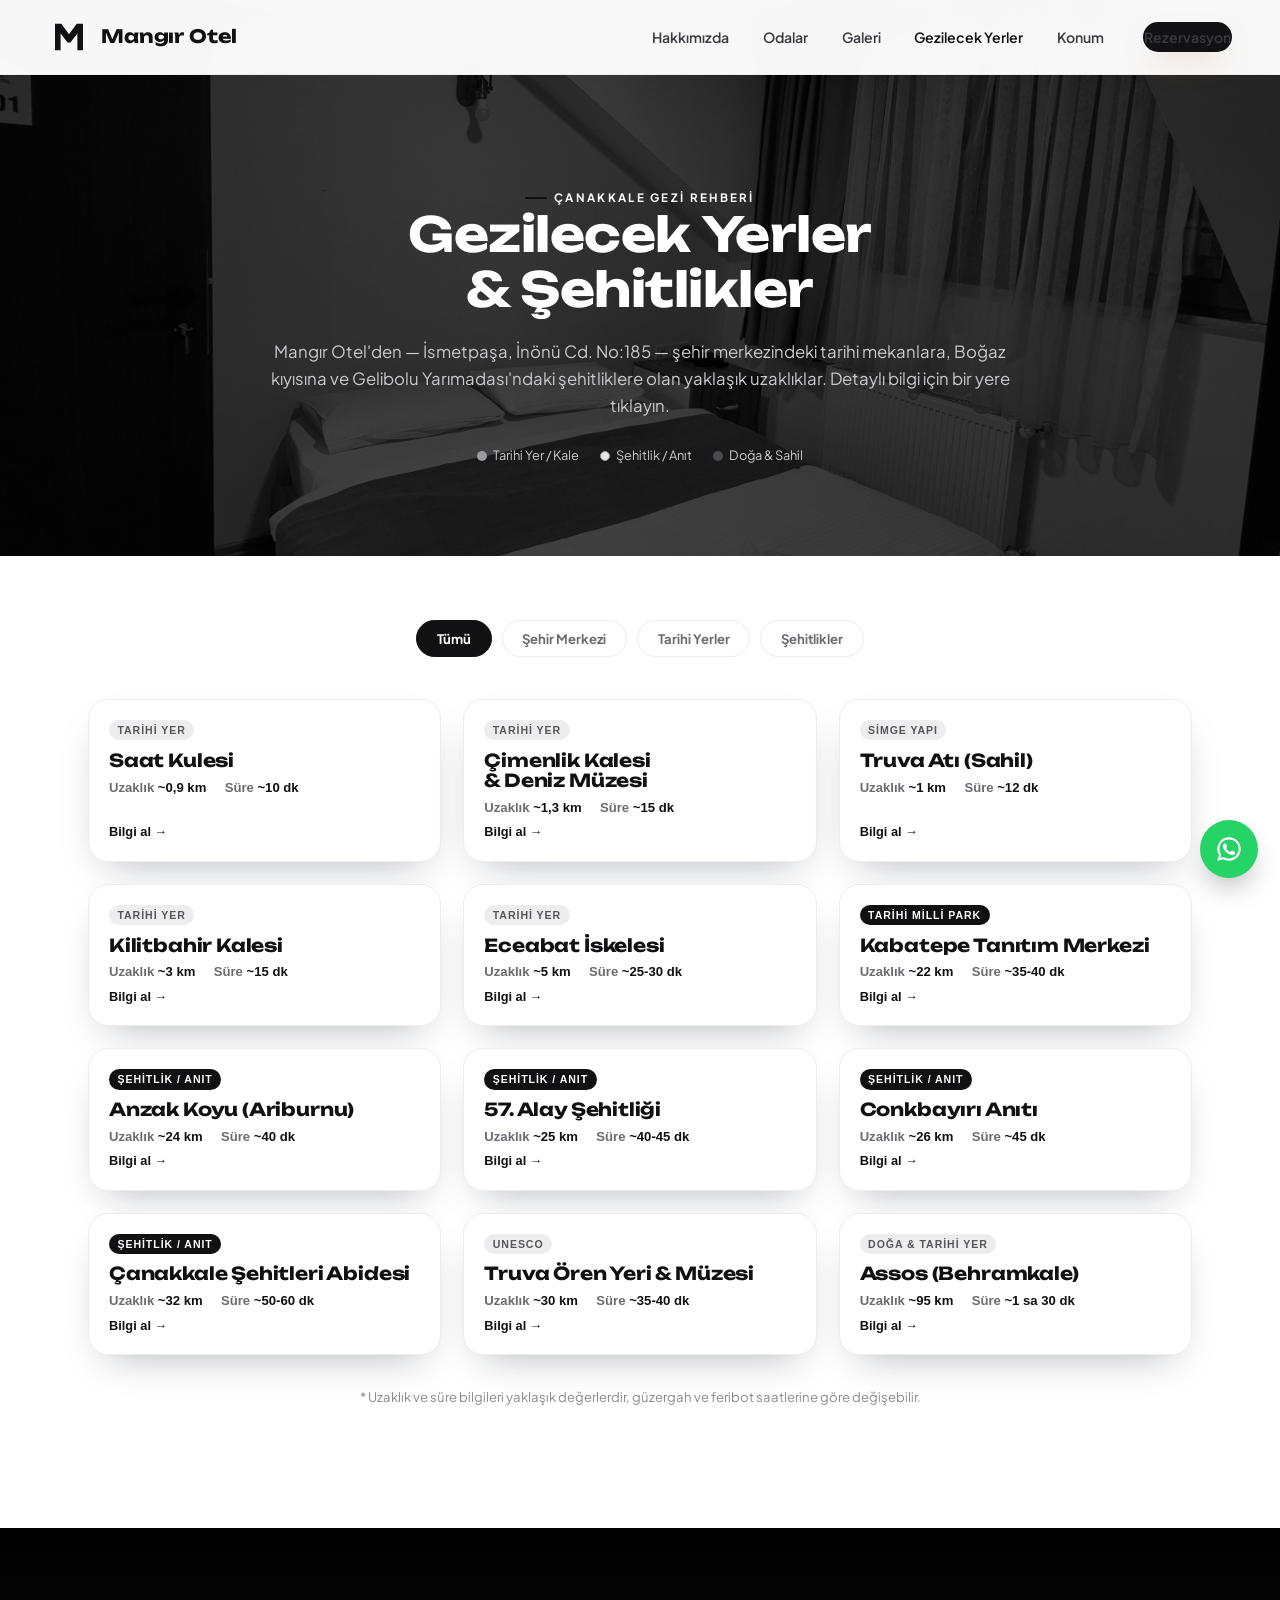
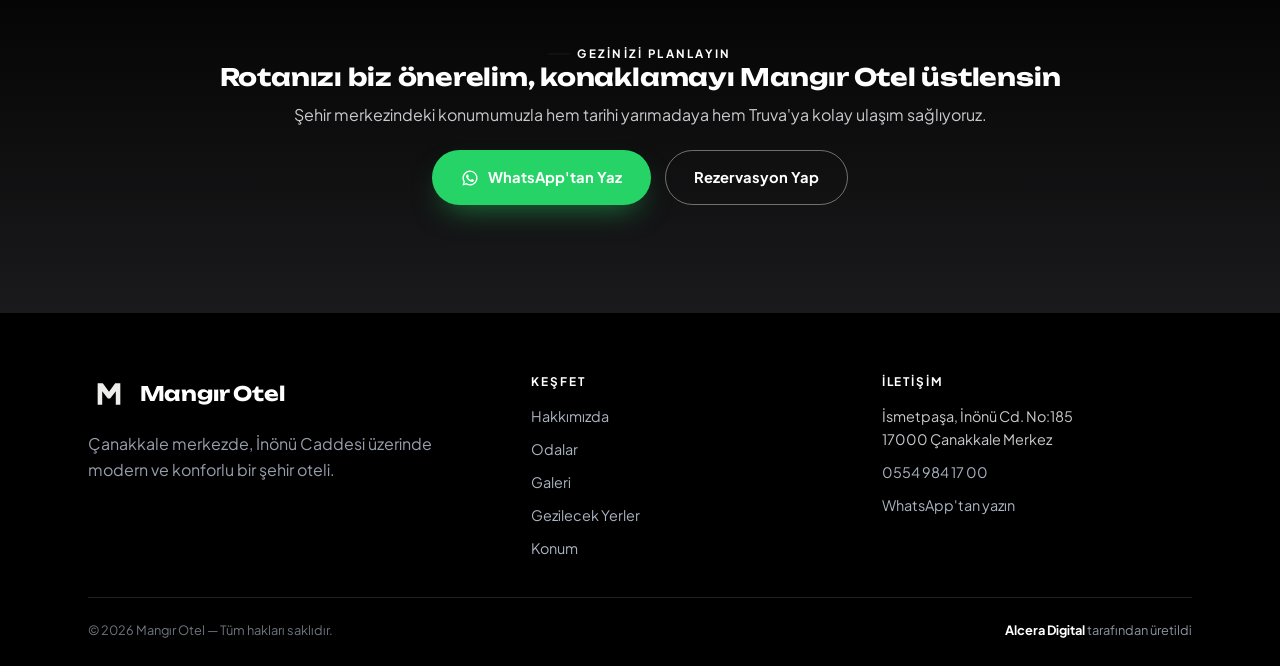
<file: canakkale.html>
<!doctype html>
<html lang="tr">
<head>
<meta charset="UTF-8">
<meta name="viewport" content="width=device-width, initial-scale=1">
<title>Çanakkale'de Gezilecek Yerler ve Şehitlikler | Mangır Otel</title>
<meta name="description" content="Mangır Otel'den Çanakkale'nin gezilecek yerlerine, tarihi mekanlarına ve şehitliklerine olan uzaklıklar. Her yere tıklayın, mesafe ve bilgi görün.">
<link rel="icon" href="data:image/svg+xml,<svg xmlns=%22http://www.w3.org/2000/svg%22 viewBox=%220 0 120 120%22><rect width=%22120%22 height=%22120%22 rx=%2222%22 fill=%22%23ffffff%22/><path fill=%22%23111113%22 d=%22M28 30 L42 30 L60 54 L78 30 L92 30 L92 92 L78 92 L78 52 L62 74 L58 74 L42 52 L42 92 L28 92 Z%22/></svg>">
<link rel="preconnect" href="https://fonts.googleapis.com">
<link rel="stylesheet" href="css/style.css">
</head>
<body>

<div class="preloader">
  <div class="coin"><span>M</span></div>
  <div class="preloader-word">Mangır Otel</div>
  <div class="preloader-bar"></div>
</div>

<header class="site-header">
  <a href="index.html" class="brand">
    <span class="brand-mark"><img src="images/logo-mark.svg" alt="Mangır Otel logosu" width="42" height="42"></span>
    <span class="brand-name">Mangır Otel</span>
  </a>
  <nav class="main-nav" id="main-nav">
    <a href="index.html#hakkimizda">Hakkımızda</a>
    <a href="index.html#odalar">Odalar</a>
    <a href="index.html#galeri">Galeri</a>
    <a href="canakkale.html" class="is-active">Gezilecek Yerler</a>
    <a href="index.html#konum">Konum</a>
    <a href="index.html#rezervasyon" class="btn btn-primary">Rezervasyon</a>
  </nav>
  <button class="nav-toggle" id="nav-toggle" aria-label="Menüyü aç" aria-expanded="false">
    <span class="bar"></span><span class="bar"></span><span class="bar"></span>
  </button>
</header>

<main>

  <section class="places-hero">
    <div class="places-hero-inner">
      <span class="eyebrow on-dark">Çanakkale Gezi Rehberi</span>
      <h1>Gezilecek Yerler &amp; Şehitlikler</h1>
      <p>Mangır Otel'den — İsmetpaşa, İnönü Cd. No:185 — şehir merkezindeki tarihi mekanlara, Boğaz kıyısına ve Gelibolu Yarımadası'ndaki şehitliklere olan yaklaşık uzaklıklar. Detaylı bilgi için bir yere tıklayın.</p>
      <div class="places-legend">
        <span><i class="dot-tarihi"></i>Tarihi Yer / Kale</span>
        <span><i class="dot-sehitlik"></i>Şehitlik / Anıt</span>
        <span><i class="dot-dogal"></i>Doğa &amp; Sahil</span>
      </div>
    </div>
  </section>

  <section class="section-pad" style="padding-top:64px;">
    <div class="container">

      <div class="places-filters reveal">
        <button type="button" class="places-filter is-active" data-filter="all">Tümü</button>
        <button type="button" class="places-filter" data-filter="merkez">Şehir Merkezi</button>
        <button type="button" class="places-filter" data-filter="tarihi">Tarihi Yerler</button>
        <button type="button" class="places-filter" data-filter="sehitlik">Şehitlikler</button>
      </div>

      <div class="places-grid reveal" id="places-grid">

        <button type="button" class="place-card" data-cat="merkez"
          data-title="Saat Kulesi"
          data-tag="Tarihi Yer"
          data-dist="~0,9 km"
          data-time="Yürüyerek ~10 dk"
          data-desc="1897 yılında Çanakkale Belediyesi tarafından yaptırılan tarihi saat kulesi, şehrin sembollerinden biridir. Otelden Boğaz sahiline doğru kısa bir yürüyüşle ulaşılır, çevresindeki kafe ve çarşı ile gezinin ilk durağı olarak idealdir."
          data-map="Çanakkale Saat Kulesi">
          <div class="place-card-top"><span class="place-tag">Tarihi Yer</span></div>
          <h3>Saat Kulesi</h3>
          <div class="place-dist"><span>Uzaklık <b>~0,9 km</b></span><span>Süre <b>~10 dk</b></span></div>
          <span class="place-more">Bilgi al →</span>
        </button>

        <button type="button" class="place-card" data-cat="merkez tarihi"
          data-title="Çimenlik Kalesi &amp; Deniz Müzesi"
          data-tag="Tarihi Yer"
          data-dist="~1,3 km"
          data-time="Yürüyerek ~15 dk"
          data-desc="1462'de Fatih Sultan Mehmet tarafından inşa ettirilen kale; içinde Nusret mayın gemisinin tam ölçekli replikasını barındıran Deniz Müzesi ile Çanakkale Savaşı'na dair topçu ve gemi koleksiyonlarını ağırlar. Sahil yürüyüş yolu üzerindedir."
          data-map="Çimenlik Kalesi Çanakkale">
          <div class="place-card-top"><span class="place-tag">Tarihi Yer</span></div>
          <h3>Çimenlik Kalesi &amp; Deniz Müzesi</h3>
          <div class="place-dist"><span>Uzaklık <b>~1,3 km</b></span><span>Süre <b>~15 dk</b></span></div>
          <span class="place-more">Bilgi al →</span>
        </button>

        <button type="button" class="place-card" data-cat="merkez"
          data-title="Truva Atı (Sahil)"
          data-tag="Simge Yapı"
          data-dist="~1 km"
          data-time="Yürüyerek ~12 dk"
          data-desc="2004 yapımı Troy filminde kullanılan dev ahşap Truva Atı heykeli, Çanakkale sahilinde ziyaretçilerin en çok fotoğraf çektirdiği noktalardan biridir. Boğaz manzaralı yürüyüş yolu üzerinde, otelden yürüme mesafesindedir."
          data-map="Truva Atı Çanakkale sahil">
          <div class="place-card-top"><span class="place-tag">Simge Yapı</span></div>
          <h3>Truva Atı (Sahil)</h3>
          <div class="place-dist"><span>Uzaklık <b>~1 km</b></span><span>Süre <b>~12 dk</b></span></div>
          <span class="place-more">Bilgi al →</span>
        </button>

        <button type="button" class="place-card" data-cat="tarihi"
          data-title="Kilitbahir Kalesi"
          data-tag="Tarihi Yer"
          data-dist="~3 km"
          data-time="Feribotla ~15 dk"
          data-desc="Boğaz'ın en dar noktasında, Çanakkale'nin karşı yakasında yer alan yonca yapraği planlı kale. Üzerinde ünlü 'Dur Yolcu' yazısıyla bilinen tabya bulunur. Çanakkale iskelesinden kalkan araba vapuru ile kısa sürede ulaşılır."
          data-map="Kilitbahir Kalesi">
          <div class="place-card-top"><span class="place-tag">Tarihi Yer</span></div>
          <h3>Kilitbahir Kalesi</h3>
          <div class="place-dist"><span>Uzaklık <b>~3 km</b></span><span>Süre <b>~15 dk</b></span></div>
          <span class="place-more">Bilgi al →</span>
        </button>

        <button type="button" class="place-card" data-cat="tarihi"
          data-title="Eceabat İskelesi"
          data-tag="Tarihi Yer"
          data-dist="~5 km"
          data-time="Feribotla ~25-30 dk"
          data-desc="Gelibolu Yarımadası'na geçişin ana kapısı. Gelibolu Tarihi Alanı'ndaki şehitlik ve anıt turlarına gitmek için Çanakkale iskelesinden buraya araba vapuru ile geçilir; sahilindeki anıt ve kafeleriyle de bilinir."
          data-map="Eceabat İskelesi">
          <div class="place-card-top"><span class="place-tag">Tarihi Yer</span></div>
          <h3>Eceabat İskelesi</h3>
          <div class="place-dist"><span>Uzaklık <b>~5 km</b></span><span>Süre <b>~25-30 dk</b></span></div>
          <span class="place-more">Bilgi al →</span>
        </button>

        <button type="button" class="place-card" data-cat="tarihi sehitlik"
          data-title="Kabatepe Tanıtım Merkezi"
          data-tag="Tarihi Yer"
          data-dist="~22 km"
          data-time="~35-40 dk (feribot dahil)"
          data-desc="Gelibolu Yarımadası Tarihi Milli Parkı'nın giriş noktalarından biri; müze ve tanıtım merkezinde Çanakkale Savaşı'na dair belgeler, fotoğraflar ve kişisel eşyalar sergilenir. Anzak Koyu'na yürüme mesafesindedir."
          data-map="Kabatepe Tanıtım Merkezi">
          <div class="place-card-top"><span class="place-tag tag-sehitlik">Tarihi Milli Park</span></div>
          <h3>Kabatepe Tanıtım Merkezi</h3>
          <div class="place-dist"><span>Uzaklık <b>~22 km</b></span><span>Süre <b>~35-40 dk</b></span></div>
          <span class="place-more">Bilgi al →</span>
        </button>

        <button type="button" class="place-card" data-cat="sehitlik"
          data-title="Anzak Koyu (Ariburnu)"
          data-tag="Şehitlik / Anıt"
          data-dist="~24 km"
          data-time="~40 dk (feribot dahil)"
          data-desc="25 Nisan 1915'te Avustralya ve Yeni Zelanda birliklerinin çıkarma yaptığı koy. Ariburnu Anıtı ve Atatürk'ün 'Onlar bu ülkenin toprağında...' sözlerinin yazılı olduğu anıt burada yer alır; her yıl 25 Nisan anma törenlerine ev sahipliği yapar."
          data-map="Anzac Cove Anzak Koyu">
          <div class="place-card-top"><span class="place-tag tag-sehitlik">Şehitlik / Anıt</span></div>
          <h3>Anzak Koyu (Ariburnu)</h3>
          <div class="place-dist"><span>Uzaklık <b>~24 km</b></span><span>Süre <b>~40 dk</b></span></div>
          <span class="place-more">Bilgi al →</span>
        </button>

        <button type="button" class="place-card" data-cat="sehitlik"
          data-title="57. Alay Şehitliği"
          data-tag="Şehitlik / Anıt"
          data-dist="~25 km"
          data-time="~40-45 dk (feribot dahil)"
          data-desc="Mustafa Kemal'in emriyle 25 Nisan 1915'te düşmanı durdurmak için son nefesine kadar savaşan 57. Alay'ın anısına yapılan şehitlik ve anıt. Adını taşıyan alayın tamamının şehit düşmesiyle 'canlı şehitlik' olarak da anılır."
          data-map="57 Alay Şehitliği Çanakkale">
          <div class="place-card-top"><span class="place-tag tag-sehitlik">Şehitlik / Anıt</span></div>
          <h3>57. Alay Şehitliği</h3>
          <div class="place-dist"><span>Uzaklık <b>~25 km</b></span><span>Süre <b>~40-45 dk</b></span></div>
          <span class="place-more">Bilgi al →</span>
        </button>

        <button type="button" class="place-card" data-cat="sehitlik"
          data-title="Conkbayırı Anıtı"
          data-tag="Şehitlik / Anıt"
          data-dist="~26 km"
          data-time="~45 dk (feribot dahil)"
          data-desc="Mustafa Kemal'in 'Ben size taarruzu değil, ölmeyi emrediyorum' sözünü söylediği, Gelibolu Yarımadası'nın en yüksek ve stratejik noktalarından biri. Zirvedeki Atatürk Anıtı'ndan Boğaz'ın nefes kesen manzarası izlenir."
          data-map="Conkbayırı Anıtı">
          <div class="place-card-top"><span class="place-tag tag-sehitlik">Şehitlik / Anıt</span></div>
          <h3>Conkbayırı Anıtı</h3>
          <div class="place-dist"><span>Uzaklık <b>~26 km</b></span><span>Süre <b>~45 dk</b></span></div>
          <span class="place-more">Bilgi al →</span>
        </button>

        <button type="button" class="place-card" data-cat="sehitlik"
          data-title="Çanakkale Şehitleri Abidesi"
          data-tag="Şehitlik / Anıt"
          data-dist="~32 km"
          data-time="~50-60 dk (feribot dahil)"
          data-desc="Morto Koyu üzerinde, 41,7 metre yüksekliğindeki bu anıt Çanakkale Savaşları'nda hayatını kaybeden 253.000'i aşkın askerin anısına dikilmiştir. Yarımadanın en bilinen simgesi olup yanında küçük bir savaş müzesi bulunur."
          data-map="Çanakkale Şehitler Abidesi">
          <div class="place-card-top"><span class="place-tag tag-sehitlik">Şehitlik / Anıt</span></div>
          <h3>Çanakkale Şehitleri Abidesi</h3>
          <div class="place-dist"><span>Uzaklık <b>~32 km</b></span><span>Süre <b>~50-60 dk</b></span></div>
          <span class="place-more">Bilgi al →</span>
        </button>

        <button type="button" class="place-card" data-cat="tarihi"
          data-title="Truva Ören Yeri &amp; Müzesi"
          data-tag="UNESCO"
          data-dist="~30 km"
          data-time="Araçla ~35-40 dk"
          data-desc="Homeros'un İlyada Destanı'na konu olan, 4000 yılı aşkın 9 katmanlı antik kent Truva, UNESCO Dünya Mirası Listesi'ndedir. Ödüllü mimarisiyle bilinen Troya Müzesi ve dev ahşap Truva Atı heykeli ören yeri girişindedir."
          data-map="Truva Örenyeri Çanakkale">
          <div class="place-card-top"><span class="place-tag">UNESCO</span></div>
          <h3>Truva Ören Yeri &amp; Müzesi</h3>
          <div class="place-dist"><span>Uzaklık <b>~30 km</b></span><span>Süre <b>~35-40 dk</b></span></div>
          <span class="place-more">Bilgi al →</span>
        </button>

        <button type="button" class="place-card" data-cat="tarihi"
          data-title="Assos (Behramkale)"
          data-tag="Doğa & Tarihi Yer"
          data-dist="~95 km"
          data-time="Araçla ~1 sa 30 dk"
          data-desc="Antik Assos kenti, taş sokakları ve Athena Tapınağı ile ünlü Behramkale köyü, gün batımı manzarasıyla bilinir. Çanakkale merkeze biraz uzak olsa da günübirlik gezi için popüler bir rotadır."
          data-map="Assos Behramkale">
          <div class="place-card-top"><span class="place-tag">Doğa &amp; Tarihi Yer</span></div>
          <h3>Assos (Behramkale)</h3>
          <div class="place-dist"><span>Uzaklık <b>~95 km</b></span><span>Süre <b>~1 sa 30 dk</b></span></div>
          <span class="place-more">Bilgi al →</span>
        </button>

      </div>

      <p style="text-align:center;color:#8a8a90;font-size:.82rem;margin-top:2.4em;">
        * Uzaklık ve süre bilgileri yaklaşık değerlerdir, güzergah ve feribot saatlerine göre değişebilir.
      </p>
    </div>
  </section>

  <section class="reserve section-pad">
    <div class="container reserve-wrap" style="grid-template-columns:1fr; text-align:center;">
      <div class="reserve-info reveal">
        <span class="eyebrow on-dark">Gezinizi Planlayın</span>
        <h2>Rotanızı biz önerelim, konaklamayı Mangır Otel üstlensin</h2>
        <p>Şehir merkezindeki konumumuzla hem tarihi yarımadaya hem Truva'ya kolay ulaşım sağlıyoruz.</p>
        <div class="hero-cta" style="justify-content:center;margin-top:1.4em;">
          <a href="https://wa.me/905549841700" target="_blank" rel="noopener" class="btn btn-wa">
            <svg viewBox="0 0 24 24" fill="currentColor"><path d="M12 2a10 10 0 0 0-8.6 15.1L2 22l5.1-1.3A10 10 0 1 0 12 2Zm0 18.2a8.2 8.2 0 0 1-4.2-1.2l-.3-.2-3 .8.8-2.9-.2-.3A8.2 8.2 0 1 1 12 20.2Zm4.5-6.1c-.2-.1-1.4-.7-1.6-.8-.2-.1-.4-.1-.6.1-.2.2-.6.8-.8 1-.1.2-.3.2-.5.1-.2-.1-1-.4-2-1.2-.7-.7-1.2-1.5-1.4-1.7-.1-.2 0-.4.1-.5l.4-.5c.1-.2.2-.3.2-.5.1-.2 0-.4 0-.5-.1-.1-.6-1.4-.8-1.9-.2-.5-.4-.4-.6-.4h-.5c-.2 0-.5.1-.7.3-.2.2-.9.9-.9 2.2s.9 2.6 1.1 2.8c.1.2 1.9 2.9 4.6 4 .6.3 1.1.4 1.5.5.6.2 1.2.2 1.6.1.5-.1 1.4-.6 1.6-1.1.2-.5.2-1 .1-1.1-.1-.1-.2-.2-.5-.3Z"/></svg>
            WhatsApp'tan Yaz
          </a>
          <a href="index.html#rezervasyon" class="btn btn-ghost">Rezervasyon Yap</a>
        </div>
      </div>
    </div>
  </section>

</main>

<footer class="site-footer">
  <div class="container">
    <div class="footer-grid">
      <div class="footer-brand">
        <span class="brand" style="display:flex;align-items:center;gap:.6em;">
          <span class="brand-mark"><img src="images/logo-mark.svg" alt="Mangır Otel logosu" width="34" height="34" style="filter:invert(1);"></span>
          <span class="brand-name">Mangır Otel</span>
        </span>
        <p>Çanakkale merkezde, İnönü Caddesi üzerinde modern ve konforlu bir şehir oteli.</p>
      </div>
      <div class="footer-col">
        <h5>Keşfet</h5>
        <ul>
          <li><a href="index.html#hakkimizda">Hakkımızda</a></li>
          <li><a href="index.html#odalar">Odalar</a></li>
          <li><a href="index.html#galeri">Galeri</a></li>
          <li><a href="canakkale.html">Gezilecek Yerler</a></li>
          <li><a href="index.html#konum">Konum</a></li>
        </ul>
      </div>
      <div class="footer-col">
        <h5>İletişim</h5>
        <ul>
          <li>İsmetpaşa, İnönü Cd. No:185<br>17000 Çanakkale Merkez</li>
          <li><a href="tel:+905549841700">0554 984 17 00</a></li>
          <li><a href="https://wa.me/905549841700" target="_blank" rel="noopener">WhatsApp'tan yazın</a></li>
        </ul>
      </div>
    </div>
    <div class="footer-bottom">
      <span>© <span id="year"></span> Mangır Otel — Tüm hakları saklıdır.</span>
      <span class="credit"><b>Alcera Digital</b> tarafından üretildi</span>
    </div>
  </div>
</footer>

<a class="wa-float" href="https://wa.me/905549841700" target="_blank" rel="noopener" aria-label="WhatsApp ile yazın">
  <svg width="28" height="28" viewBox="0 0 24 24" fill="currentColor"><path d="M12 2a10 10 0 0 0-8.6 15.1L2 22l5.1-1.3A10 10 0 1 0 12 2Zm0 18.2a8.2 8.2 0 0 1-4.2-1.2l-.3-.2-3 .8.8-2.9-.2-.3A8.2 8.2 0 1 1 12 20.2Zm4.5-6.1c-.2-.1-1.4-.7-1.6-.8-.2-.1-.4-.1-.6.1-.2.2-.6.8-.8 1-.1.2-.3.2-.5.1-.2-.1-1-.4-2-1.2-.7-.7-1.2-1.5-1.4-1.7-.1-.2 0-.4.1-.5l.4-.5c.1-.2.2-.3.2-.5.1-.2 0-.4 0-.5-.1-.1-.6-1.4-.8-1.9-.2-.5-.4-.4-.6-.4h-.5c-.2 0-.5.1-.7.3-.2.2-.9.9-.9 2.2s.9 2.6 1.1 2.8c.1.2 1.9 2.9 4.6 4 .6.3 1.1.4 1.5.5.6.2 1.2.2 1.6.1.5-.1 1.4-.6 1.6-1.1.2-.5.2-1 .1-1.1-.1-.1-.2-.2-.5-.3Z"/></svg>
</a>

<div class="place-modal" id="place-modal" role="dialog" aria-modal="true" aria-label="Yer bilgisi">
  <div class="place-modal-card">
    <button type="button" class="place-modal-close" id="place-modal-close" aria-label="Kapat">&times;</button>
    <span class="eyebrow" id="pm-tag">Tarihi Yer</span>
    <h3 id="pm-title">Başlık</h3>
    <div class="place-modal-facts">
      <div><b id="pm-dist">-</b><span>Otelden Uzaklık</span></div>
      <div><b id="pm-time">-</b><span>Tahmini Süre</span></div>
    </div>
    <p id="pm-desc">Açıklama</p>
    <div class="place-modal-actions">
      <a class="btn btn-dark" id="pm-map" href="#" target="_blank" rel="noopener">Yol Tarifi Al</a>
    </div>
  </div>
</div>

<script src="js/main.js"></script>
</body>
</html>
</file>
<file: css/style.css>
/* ============================================================
   Mangır Otel — Çanakkale Merkez
   Kimlik: logo ile birebir uyumlu, saf siyah-beyaz premium palet
   Tipografi: Unbounded (başlık, geometrik/modern) / Plus Jakarta Sans (gövde)
   ============================================================ */

@import url('https://fonts.googleapis.com/css2?family=Unbounded:wght@500;600;700;800;900&family=Plus+Jakarta+Sans:ital,wght@0,400;0,500;0,600;0,700;0,800;1,500&display=swap');

:root{
  --ink:        #111113;
  --surface:    #FFFFFF;
  --surface-dim:#EDEDEF;
  --surface-2:  #FFFFFF;
  --copper:     #111113;
  --copper-2:   #FFFFFF;
  --copper-dark:#111113;
  --navy:       #1A1A1C;
  --navy-deep:  #000000;
  --navy-mid:   #0E0E10;
  --mist:       #CACACE;
  --ok:         #2E8B57;

  --shadow-card: 0 18px 40px -20px rgba(12,18,32,.35);
  --shadow-soft: 0 24px 60px -28px rgba(12,18,32,.5);
  --radius: 8px;
  --radius-lg: 20px;

  --font-display: 'Unbounded', 'Segoe UI', sans-serif;
  --font-body: 'Plus Jakarta Sans', 'Segoe UI', sans-serif;
}

*,*::before,*::after{ box-sizing:border-box; }
html{ scroll-behavior:smooth; }
@media (prefers-reduced-motion: reduce){
  html{ scroll-behavior:auto; }
  *,*::before,*::after{ animation-duration:.001ms !important; animation-iteration-count:1 !important; transition-duration:.001ms !important; }
}

body{
  margin:0;
  background:var(--surface);
  color:var(--ink);
  font-family:var(--font-body);
  font-size:16px;
  line-height:1.6;
  -webkit-font-smoothing:antialiased;
}
body.is-locked{ overflow:hidden; }

img{ max-width:100%; display:block; }
a{ color:inherit; }
.container{ max-width:1200px; margin:0 auto; padding:0 clamp(20px,5vw,48px); }

h1,h2,h3,h4{
  font-family:var(--font-display);
  font-weight:700;
  line-height:1.15;
  margin:0 0 .45em;
  text-wrap:balance;
  color:var(--ink);
  letter-spacing:-.01em;
}
p{ margin:0 0 1em; color:#4A4A52; }

.eyebrow{
  display:inline-flex; align-items:center; gap:.6em;
  font-size:.72rem; font-weight:700; letter-spacing:.2em; text-transform:uppercase;
  color:var(--copper-dark);
}
.eyebrow::before{ content:""; width:22px; height:2px; background:var(--copper); border-radius:2px; }
.eyebrow.on-dark{ color:var(--copper-2); }

.btn{
  display:inline-flex; align-items:center; justify-content:center; gap:.6em;
  font-family:var(--font-body); font-weight:700; font-size:.92rem;
  padding:1em 1.9em; border-radius:999px; border:1px solid transparent;
  cursor:pointer; text-decoration:none; white-space:nowrap;
  transition:transform .3s cubic-bezier(.34,1.56,.64,1), box-shadow .3s ease, background-color .3s ease, color .3s ease, border-color .3s ease;
}
.btn-primary{ background:var(--copper); color:#fff; box-shadow:0 14px 30px -12px rgba(193,112,46,.6); }
.btn-primary:hover{ transform:translateY(-3px); box-shadow:0 20px 40px -14px rgba(193,112,46,.7); }
.btn-ghost{ background:transparent; color:#fff; border-color:rgba(255,255,255,.4); }
.btn-ghost:hover{ background:rgba(255,255,255,.12); transform:translateY(-3px); }
.btn-dark{ background:var(--navy); color:#fff; }
.btn-dark:hover{ background:var(--navy-mid); transform:translateY(-3px); }
.btn-wa{ background:#25D366; color:#fff; box-shadow:0 14px 30px -12px rgba(37,211,102,.55); }
.btn-wa:hover{ transform:translateY(-3px); box-shadow:0 20px 40px -14px rgba(37,211,102,.65); }
.btn-block{ width:100%; }
.btn svg{ width:18px; height:18px; }

/* ---------------- Preloader / açılış animasyonu ---------------- */
.preloader{
  position:fixed; inset:0; z-index:999;
  background:radial-gradient(120% 120% at 50% 30%, var(--navy-mid) 0%, var(--navy-deep) 70%);
  display:flex; align-items:center; justify-content:center; flex-direction:column; gap:22px;
  transition:opacity .7s ease, visibility .7s ease;
}
.preloader.is-hidden{ opacity:0; visibility:hidden; pointer-events:none; }
.coin{
  width:96px; height:96px; border-radius:50%;
  background:linear-gradient(135deg, #ffffff, #8a8a90);
  display:flex; align-items:center; justify-content:center;
  box-shadow:0 0 0 4px rgba(255,255,255,.15), 0 20px 50px -10px rgba(0,0,0,.6);
  animation:coinSpin 1.6s cubic-bezier(.45,0,.55,1) infinite;
  transform-style:preserve-3d;
}
.coin span{
  font-family:var(--font-display); font-weight:800; font-size:2.4rem; color:#0d0d0f;
}
@keyframes coinSpin{
  0%{ transform:rotateY(0deg); }
  100%{ transform:rotateY(360deg); }
}
.preloader-word{
  font-family:var(--font-display); font-weight:700; font-size:.85rem;
  letter-spacing:.4em; text-transform:uppercase; color:var(--mist);
  text-indent:.4em;
}
.preloader-bar{ width:180px; height:2px; background:rgba(255,255,255,.15); border-radius:2px; overflow:hidden; }
.preloader-bar::after{
  content:""; display:block; height:100%; width:40%;
  background:linear-gradient(90deg, transparent, var(--copper-2), transparent);
  animation:barSlide 1.1s ease-in-out infinite;
}
@keyframes barSlide{
  0%{ transform:translateX(-120%); } 100%{ transform:translateX(280%); }
}

/* ---------------- Header ---------------- */
.site-header{
  position:fixed; inset:0 0 auto 0; z-index:100;
  display:flex; align-items:center; justify-content:space-between;
  padding:16px clamp(20px,5vw,48px);
  background:rgba(255,255,255,.97); backdrop-filter:blur(12px);
  border-bottom:1px solid var(--surface-dim);
  transition:box-shadow .4s ease, padding .4s ease;
}
.site-header.is-scrolled{
  box-shadow:0 10px 30px -20px rgba(0,0,0,.25);
  padding-top:11px; padding-bottom:11px;
}
.brand{ display:flex; align-items:center; gap:.7em; text-decoration:none; }
.brand-mark{
  width:42px; height:42px; flex:none;
  display:flex; align-items:center; justify-content:center;
}
.brand-mark svg{ width:100%; height:100%; display:block; }
.brand-name{ font-family:var(--font-display); font-weight:700; font-size:1.15rem; color:var(--ink); letter-spacing:-.01em; }

.nav-toggle{
  display:none; width:44px; height:44px; border-radius:50%;
  border:1px solid rgba(17,17,19,.25); background:transparent; cursor:pointer; position:relative;
}
.nav-toggle .bar{ position:absolute; left:12px; right:12px; height:2px; background:var(--ink); border-radius:2px; transition:all .3s ease; }
.nav-toggle .bar:nth-child(1){ top:16px; } .nav-toggle .bar:nth-child(2){ top:21px; } .nav-toggle .bar:nth-child(3){ top:26px; }
.nav-toggle.is-open .bar:nth-child(2){ opacity:0; }
.nav-toggle.is-open .bar:nth-child(1){ top:21px; transform:rotate(45deg); }
.nav-toggle.is-open .bar:nth-child(3){ top:21px; transform:rotate(-45deg); }

.main-nav{ display:flex; align-items:center; gap:2.1em; }
.main-nav a{
  text-decoration:none; font-size:.88rem; font-weight:600; color:#3a3a40;
  position:relative; padding:.2em 0; transition:color .3s ease;
}
.main-nav a:hover{ color:var(--ink); }
.main-nav a.is-active{ color:var(--ink); }
.main-nav a::after{
  content:""; position:absolute; left:0; right:100%; bottom:-4px; height:2px;
  background:var(--copper); border-radius:2px; transition:right .3s ease;
}
.main-nav a:hover::after{ right:0; }
.main-nav .btn{ margin-left:.4em; }

/* ---------------- Hero ---------------- */
.hero{
  position:relative; min-height:100vh; display:flex; align-items:center;
  overflow:hidden; background:var(--navy-deep); color:#fff;
}
.hero-slides{ position:absolute; inset:0; }
.hero-slide{
  position:absolute; inset:0; background-size:cover; background-position:center;
  opacity:0; transform:scale(1.12);
  animation:kenburns 18s ease-in-out infinite;
  animation-play-state:paused;
}
.hero-slide.is-active{ opacity:1; animation-play-state:running; z-index:1; }
@keyframes kenburns{
  0%{ transform:scale(1.12) translate(0,0); }
  50%{ transform:scale(1.22) translate(-1.5%,-1%); }
  100%{ transform:scale(1.12) translate(0,0); }
}
.hero-scrim{
  position:absolute; inset:0; z-index:2;
  background:
    linear-gradient(180deg, rgba(0,0,0,.55) 0%, rgba(0,0,0,.72) 55%, rgba(0,0,0,.95) 100%);
}
.coin-drift{ position:absolute; inset:0; z-index:2; pointer-events:none; overflow:hidden; }
.coin-drift span{
  position:absolute; border-radius:50%;
  border:1.5px solid rgba(255,255,255,.28);
  animation:drift linear infinite;
}
@keyframes drift{
  0%{ transform:translateY(10vh) rotate(0deg); opacity:0; }
  10%{ opacity:.6; }
  90%{ opacity:.4; }
  100%{ transform:translateY(-110vh) rotate(220deg); opacity:0; }
}
.hero-inner{
  position:relative; z-index:3; width:100%;
  padding:150px clamp(20px,5vw,48px) 120px;
  text-align:center; display:flex; flex-direction:column; align-items:center;
}
.hero-title{
  font-size:clamp(2.4rem, 6vw, 4.6rem); color:#fff; margin:.3em 0 .32em; max-width:16ch;
}
.hero-title .accent{ color:var(--copper-2); }
.hero-lede{ max-width:48ch; color:var(--mist); font-size:1.08rem; }
.hero-cta{ display:flex; gap:14px; margin-top:1.5em; flex-wrap:wrap; justify-content:center; }
.hero-facts{
  display:flex; gap:2.2em; margin-top:3em; flex-wrap:wrap; justify-content:center;
}
.hero-fact{ text-align:left; }
.hero-fact b{ display:block; font-family:var(--font-display); font-size:1.5rem; color:#fff; }
.hero-fact span{ font-size:.78rem; color:var(--mist); letter-spacing:.02em; }
.hero-scroll{
  position:absolute; bottom:24px; left:50%; transform:translateX(-50%); z-index:4;
  display:flex; flex-direction:column; align-items:center; gap:8px; color:var(--mist);
  font-size:.66rem; letter-spacing:.2em; text-transform:uppercase; opacity:.85;
}
.hero-scroll .line{ width:1px; height:32px; background:currentColor; overflow:hidden; position:relative; }
.hero-scroll .line::after{
  content:""; position:absolute; left:0; top:-100%; width:100%; height:100%; background:var(--copper-2);
  animation:scrollLine 2.2s ease-in-out infinite;
}
@keyframes scrollLine{ 0%{top:-100%;} 50%{top:0;} 100%{top:100%;} }

/* ---------------- Sections generic ---------------- */
section{ position:relative; }
.section-pad{ padding:108px 0; }
.section-head{ max-width:620px; margin:0 0 3em; }
.section-head.center{ margin-left:auto; margin-right:auto; text-align:center; }
.section-head h2{ font-size:clamp(1.8rem,3.2vw,2.5rem); }

/* ---------------- About / stats ---------------- */
.about{ background:var(--surface); }
.about-grid{ display:grid; grid-template-columns:1.05fr .95fr; gap:clamp(30px,5vw,70px); align-items:center; }
.about-collage{ position:relative; }
.about-collage img{ border-radius:var(--radius-lg); box-shadow:var(--shadow-card); }
.collage-main{ width:100%; aspect-ratio:4/5; object-fit:cover; }
.collage-float{
  position:absolute; width:54%; aspect-ratio:4/3; object-fit:cover;
  right:-8%; bottom:-9%; border:6px solid var(--surface-2); box-shadow:var(--shadow-card);
}
.about-stats{ display:flex; gap:2.2em; margin:2em 0 1.6em; padding-top:1.6em; border-top:1px solid var(--surface-dim); flex-wrap:wrap; }
.stat b{ display:block; font-family:var(--font-display); font-size:1.9rem; color:var(--navy); }
.stat span{ font-size:.8rem; color:#6b6b72; }

/* ---------------- Rooms ---------------- */
.rooms{ background:var(--surface-2); }
.room-row{
  display:grid; grid-template-columns:1fr 1fr; gap:clamp(24px,5vw,64px); align-items:center;
  padding:52px 0; border-top:1px solid var(--surface-dim);
}
.room-row:first-of-type{ border-top:none; padding-top:0; }
.room-row:last-child{ padding-bottom:0; }
.room-row.reverse .room-media{ order:2; }
.room-media{ position:relative; border-radius:var(--radius-lg); overflow:hidden; box-shadow:var(--shadow-card); }
.room-media img{ width:100%; height:100%; aspect-ratio:6/5; object-fit:cover; transition:transform .8s ease; }
.room-media:hover img{ transform:scale(1.06); }
.room-tag{
  position:absolute; top:16px; left:16px; background:rgba(20,21,28,.75); backdrop-filter:blur(6px);
  color:#fff; font-size:.7rem; font-weight:700; letter-spacing:.1em; text-transform:uppercase;
  padding:.55em 1.05em; border-radius:999px;
}
.room-copy h3{ font-size:1.55rem; }
.room-amenities{ list-style:none; padding:0; margin:1.2em 0 1.6em; display:grid; grid-template-columns:1fr 1fr; gap:.6em 1em; }
.room-amenities li{ font-size:.87rem; color:#4A4A52; display:flex; align-items:center; gap:.55em; }
.room-amenities li::before{ content:""; width:6px; height:6px; border-radius:50%; background:var(--copper); flex:none; }
.room-note{ font-size:.82rem; color:var(--copper-dark); font-weight:600; }

/* ---------------- Gallery ---------------- */
.gallery{ background:var(--surface); }
.gallery-grid{ display:grid; grid-template-columns:repeat(4,1fr); grid-auto-rows:170px; gap:12px; }
.gallery-grid button{ border:0; padding:0; margin:0; background:none; cursor:zoom-in; border-radius:var(--radius); overflow:hidden; position:relative; }
.gallery-grid img{ width:100%; height:100%; object-fit:cover; transition:transform .6s ease; }
.gallery-grid button:hover img{ transform:scale(1.08); }
.gallery-grid button::after{ content:""; position:absolute; inset:0; background:linear-gradient(180deg, transparent 60%, rgba(12,18,32,.55) 100%); opacity:0; transition:opacity .4s ease; }
.gallery-grid button:hover::after{ opacity:1; }
.g-span-2{ grid-column:span 2; }
.g-span-2-row{ grid-row:span 2; }

.lightbox{
  position:fixed; inset:0; z-index:300; background:rgba(8,13,24,.95);
  display:flex; align-items:center; justify-content:center; opacity:0; pointer-events:none; transition:opacity .3s ease;
}
.lightbox.is-open{ opacity:1; pointer-events:auto; }
.lightbox img{ max-width:min(90vw,1000px); max-height:82vh; border-radius:10px; box-shadow:0 30px 80px rgba(0,0,0,.5); }
.lightbox-close, .lightbox-prev, .lightbox-next{
  position:absolute; background:rgba(255,255,255,.08); color:#fff; border:1px solid rgba(255,255,255,.25);
  border-radius:50%; width:46px; height:46px; cursor:pointer; font-size:1.1rem;
  display:flex; align-items:center; justify-content:center; transition:background-color .25s ease;
}
.lightbox-close:hover, .lightbox-prev:hover, .lightbox-next:hover{ background:rgba(255,255,255,.2); }
.lightbox-close{ top:24px; right:24px; } .lightbox-prev{ left:24px; top:50%; transform:translateY(-50%); } .lightbox-next{ right:24px; top:50%; transform:translateY(-50%); }

/* ---------------- Amenities ---------------- */
.amenities{ background:linear-gradient(180deg,var(--navy), var(--navy-deep)); color:#fff; }
.amenities .section-head p{ color:var(--mist); }
.amenities .section-head h2{ color:#fff; }
.amenity-grid{ display:grid; grid-template-columns:repeat(4,1fr); gap:1.4px; background:rgba(255,255,255,.12); border-radius:var(--radius-lg); overflow:hidden; }
.amenity-card{ background:#182948; padding:2.2em 1.6em; display:flex; flex-direction:column; gap:.7em; transition:background-color .3s ease; }
.amenity-card:hover{ background:#203660; }
.amenity-card svg{ width:28px; height:28px; stroke:var(--copper-2); }
.amenity-card h4{ color:#fff; font-size:1rem; margin:0; }
.amenity-card p{ color:var(--mist); font-size:.85rem; margin:0; }

/* ---------------- Location ---------------- */
.location{ background:var(--surface); }
.location-grid{ display:grid; grid-template-columns:1fr 1fr; gap:clamp(24px,5vw,60px); align-items:stretch; }
.location-map{ border-radius:var(--radius-lg); overflow:hidden; box-shadow:var(--shadow-card); min-height:380px; }
.location-map iframe{ width:100%; height:100%; min-height:380px; border:0; }
.location-facts{ list-style:none; margin:1.6em 0; padding:0; display:flex; flex-direction:column; gap:1em; }
.location-facts li{ display:flex; gap:.9em; font-size:.94rem; }
.location-facts b{ color:var(--ink); }
.location-facts .ico{ flex:none; width:34px; height:34px; border-radius:50%; background:var(--surface-dim); color:var(--copper-dark); display:flex; align-items:center; justify-content:center; }

/* ---------------- Reservation ---------------- */
.reserve{ background:linear-gradient(180deg, var(--navy-deep), var(--navy)); color:#fff; }
.reserve-wrap{ display:grid; grid-template-columns:.85fr 1.15fr; gap:clamp(24px,5vw,60px); align-items:flex-start; }
.reserve-info h2{ color:#fff; }
.reserve-info h3{ color:#fff; font-size:1.4rem; }
.reserve-info p{ color:var(--mist); }
.reserve-chips{ display:flex; flex-wrap:wrap; gap:10px; margin-top:1.6em; }
.chip{ font-size:.82rem; padding:.5em 1em; border-radius:999px; background:rgba(255,255,255,.08); border:1px solid rgba(255,255,255,.18); color:var(--mist); display:inline-flex; align-items:center; gap:.5em; }
.chip svg{ width:14px; height:14px; stroke:var(--copper-2); }

.reserve-card{ background:var(--surface-2); color:var(--ink); border-radius:var(--radius-lg); padding:clamp(24px,4vw,40px); box-shadow:var(--shadow-soft); }
.form-grid{ display:grid; grid-template-columns:1fr 1fr; gap:16px; }
.field{ display:flex; flex-direction:column; gap:.4em; margin-bottom:16px; }
.field.full{ grid-column:1 / -1; }
.field label{ font-size:.74rem; font-weight:700; letter-spacing:.05em; text-transform:uppercase; color:#6b6b72; }
.field input, .field select, .field textarea{
  font-family:var(--font-body); font-size:.95rem; padding:.85em 1em; border-radius:8px;
  border:1px solid var(--surface-dim); background:var(--surface); color:var(--ink);
  transition:border-color .25s ease, box-shadow .25s ease;
}
.field input:focus, .field select:focus, .field textarea:focus{
  outline:none; border-color:var(--copper); box-shadow:0 0 0 3px rgba(193,112,46,.15);
}
.field textarea{ resize:vertical; min-height:78px; }
.nights-note{ grid-column:1/-1; font-size:.85rem; color:var(--copper-dark); background:var(--surface-dim); border-radius:8px; padding:.7em 1em; display:none; align-items:center; gap:.6em; }
.nights-note.is-visible{ display:flex; }
.reserve-actions{ display:flex; gap:12px; margin-top:8px; flex-wrap:wrap; }
.form-msg{ font-size:.85rem; margin-top:10px; min-height:1.2em; }
.form-msg.ok{ color:var(--ok); } .form-msg.err{ color:#b3352c; }

/* ---------------- Footer ---------------- */
.site-footer{ background:var(--navy-deep); color:var(--mist); padding:60px 0 26px; }
.footer-grid{ display:grid; grid-template-columns:1.3fr 1fr 1fr; gap:40px; padding-bottom:36px; border-bottom:1px solid rgba(255,255,255,.12); }
.footer-brand .brand-name{ color:#fff; font-size:1.25rem; }
.footer-brand p{ color:rgba(201,211,228,.75); max-width:34ch; margin-top:1em; }
.footer-col h5{ font-size:.74rem; letter-spacing:.16em; text-transform:uppercase; color:var(--copper-2); margin:0 0 1.1em; }
.footer-col ul{ list-style:none; margin:0; padding:0; display:flex; flex-direction:column; gap:.7em; font-size:.9rem; }
.footer-col a{ text-decoration:none; color:rgba(201,211,228,.85); transition:color .25s ease; }
.footer-col a:hover{ color:#fff; }
.footer-bottom{ padding-top:22px; display:flex; justify-content:space-between; align-items:center; flex-wrap:wrap; gap:10px; font-size:.8rem; color:rgba(201,211,228,.55); }
.credit{ color:rgba(201,211,228,.7); }
.credit b{ color:var(--copper-2); font-weight:700; }

/* ---------------- Reveal on scroll ---------------- */
.reveal{ opacity:0; transform:translateY(28px); transition:opacity .8s ease, transform .8s ease; }
.reveal.is-visible{ opacity:1; transform:translateY(0); }

/* ---------------- WhatsApp float ---------------- */
.wa-float{
  position:fixed; right:22px; bottom:22px; z-index:150; width:58px; height:58px; border-radius:50%;
  background:#25D366; color:#fff; display:flex; align-items:center; justify-content:center;
  box-shadow:0 14px 30px -10px rgba(0,0,0,.4); text-decoration:none; animation:floatPulse 2.8s ease-in-out infinite;
}
@keyframes floatPulse{ 0%,100%{ box-shadow:0 14px 30px -10px rgba(37,211,102,.5); } 50%{ box-shadow:0 14px 30px -6px rgba(37,211,102,.85); } }

/* ---------------- Room cards (Standart / Aile) ---------------- */
.room-grid{ display:grid; grid-template-columns:repeat(4,1fr); gap:22px; }
.room-grid-2{ grid-template-columns:1fr 1fr; gap:clamp(24px,4vw,44px); }
.room-grid-3{ grid-template-columns:repeat(3,1fr); gap:clamp(18px,2.6vw,28px); }
.room-card{
  border:1px solid var(--surface-dim); border-radius:var(--radius-lg); overflow:hidden;
  background:var(--surface-2); box-shadow:var(--shadow-card); transition:transform .35s ease, box-shadow .35s ease;
  display:flex; flex-direction:column;
}
.room-card:hover{ transform:translateY(-6px); box-shadow:var(--shadow-soft); }
.room-card-media{ position:relative; aspect-ratio:4/3; overflow:hidden; }
.room-grid-2 .room-card-media{ aspect-ratio:6/5; }
.room-card-media img{ width:100%; height:100%; object-fit:cover; transition:transform .7s ease; }
.room-card:hover .room-card-media img{ transform:scale(1.07); }
.room-card-body{ padding:1.2em 1.3em 1.4em; display:flex; flex-direction:column; gap:.5em; flex:1; }
.room-grid-2 .room-card-body{ padding:1.8em 2em 2em; gap:.6em; }
.room-grid-3 .room-card-body{ padding:1.4em 1.6em 1.6em; gap:.5em; }
.room-card-body h4{ font-size:1.02rem; margin:0; }
.room-grid-2 .room-card-body h4{ font-size:1.4rem; }
.room-grid-3 .room-card-body h4{ font-size:1.18rem; }
.room-card-cap{ font-size:.78rem; color:#8a8a90; font-weight:600; letter-spacing:.02em; }
.room-card-body p{ font-size:.92rem; margin:.4em 0 0; }
.room-card-amenities{ list-style:none; margin:.3em 0 .2em; padding:0; display:flex; flex-wrap:wrap; gap:.4em .7em; }
.room-card-amenities li{ font-size:.74rem; color:#5c5c63; display:flex; align-items:center; gap:.4em; }
.room-card-amenities li::before{ content:""; width:5px; height:5px; border-radius:50%; background:var(--ink); flex:none; }
.room-card-cta{ margin-top:1.1em; align-self:flex-start; }

/* ---------------- Places (Gezilecek Yerler) ---------------- */
.places-hero{
  position:relative; padding:180px clamp(20px,5vw,48px) 90px; background:var(--navy-deep); color:#fff; text-align:center;
  overflow:hidden;
}
.places-hero::before{
  content:""; position:absolute; inset:0;
  background:url('../images/mangır2.jpeg') center/cover; opacity:.28; filter:grayscale(1);
}
.places-hero-inner{ position:relative; max-width:760px; margin:0 auto; }
.places-hero h1{ color:#fff; font-size:clamp(2rem,4.4vw,3rem); }
.places-hero p{ color:var(--mist); font-size:1.05rem; }

.places-legend{ display:flex; gap:1.6em; justify-content:center; flex-wrap:wrap; margin:2em 0 0; font-size:.8rem; color:var(--mist); }
.places-legend span{ display:inline-flex; align-items:center; gap:.5em; }
.places-legend i{ width:10px; height:10px; border-radius:50%; display:inline-block; }
.dot-tarihi{ background:#9a9aa0; }
.dot-sehitlik{ background:#e7e7ea; border:1px solid #9a9aa0; }
.dot-dogal{ background:#4a4a50; }

.places-filters{ display:flex; gap:10px; justify-content:center; flex-wrap:wrap; margin:0 0 2.6em; }
.places-filter{
  font-family:var(--font-body); font-weight:700; font-size:.82rem;
  padding:.7em 1.5em; border-radius:999px; border:1px solid var(--surface-dim);
  background:var(--surface-2); color:#6b6b72; cursor:pointer; transition:all .3s ease;
}
.places-filter:hover{ border-color:var(--ink); color:var(--ink); }
.places-filter.is-active{ background:var(--ink); border-color:var(--ink); color:#fff; }

.places-grid{ display:grid; grid-template-columns:repeat(3,1fr); gap:22px; }
.place-card{
  border:1px solid var(--surface-dim); border-radius:var(--radius-lg); background:var(--surface-2);
  padding:1.5em 1.5em 1.6em; cursor:pointer; text-align:left; box-shadow:var(--shadow-card);
  transition:transform .3s ease, box-shadow .3s ease; display:flex; flex-direction:column; gap:.7em;
}
.place-card:hover{ transform:translateY(-5px); box-shadow:var(--shadow-soft); }
.place-card-top{ display:flex; align-items:flex-start; justify-content:space-between; gap:10px; }
.place-tag{
  font-size:.66rem; font-weight:700; letter-spacing:.09em; text-transform:uppercase;
  padding:.4em .8em; border-radius:999px; background:var(--surface-dim); color:#55555c;
}
.place-tag.tag-sehitlik{ background:var(--ink); color:#fff; }
.place-card h3{ font-size:1.12rem; margin:0; }
.place-dist{ display:flex; gap:1.4em; font-size:.82rem; color:#6b6b72; font-weight:600; }
.place-dist b{ color:var(--ink); font-weight:800; }
.place-more{ font-size:.8rem; font-weight:700; color:var(--ink); display:inline-flex; align-items:center; gap:.4em; margin-top:auto; }

.place-modal{
  position:fixed; inset:0; z-index:300; background:rgba(0,0,0,.72);
  display:flex; align-items:center; justify-content:center; padding:24px;
  opacity:0; pointer-events:none; transition:opacity .3s ease;
}
.place-modal.is-open{ opacity:1; pointer-events:auto; }
.place-modal-card{
  background:#fff; border-radius:var(--radius-lg); max-width:560px; width:100%; max-height:86vh; overflow:auto;
  padding:clamp(24px,4vw,44px); position:relative; box-shadow:var(--shadow-soft);
  transform:translateY(16px); transition:transform .3s ease;
}
.place-modal.is-open .place-modal-card{ transform:translateY(0); }
.place-modal-close{
  position:absolute; top:18px; right:18px; width:38px; height:38px; border-radius:50%;
  border:1px solid var(--surface-dim); background:var(--surface); cursor:pointer; font-size:1.1rem; color:var(--ink);
}
.place-modal-card h3{ font-size:1.5rem; padding-right:2em; }
.place-modal-facts{ display:flex; gap:1.8em; margin:1em 0 1.4em; flex-wrap:wrap; }
.place-modal-facts div b{ display:block; font-family:var(--font-display); font-size:1.2rem; }
.place-modal-facts div span{ font-size:.76rem; color:#8a8a90; text-transform:uppercase; letter-spacing:.05em; }
.place-modal-card p{ font-size:.98rem; color:#4A4A52; }
.place-modal-actions{ margin-top:1.4em; }

/* ---------------- Responsive ---------------- */
@media (max-width:980px){
  .about-grid, .location-grid, .reserve-wrap{ grid-template-columns:1fr; }
  .about-collage{ margin-bottom:2em; } .collage-float{ right:0; bottom:-7%; }
  .room-row{ grid-template-columns:1fr; } .room-row.reverse .room-media{ order:0; }
  .gallery-grid{ grid-template-columns:repeat(2,1fr); grid-auto-rows:150px; }
  .amenity-grid{ grid-template-columns:repeat(2,1fr); }
  .room-grid{ grid-template-columns:repeat(2,1fr); }
  .room-grid-3{ grid-template-columns:repeat(2,1fr); }
  .places-grid{ grid-template-columns:repeat(2,1fr); }
}
@media (max-width:760px){
  .main-nav{
    position:fixed; inset:0 0 0 auto; width:min(78vw,320px); background:var(--navy-deep);
    flex-direction:column; align-items:flex-start; padding:110px 32px 32px; gap:1.6em;
    transform:translateX(100%); transition:transform .4s ease;
  }
  .main-nav.is-open{ transform:translateX(0); }
  .main-nav a{ color:#fff; font-size:1.05rem; }
  .main-nav .btn{ margin-left:0; margin-top:.6em; }
  .nav-toggle{ display:block; }
  .form-grid{ grid-template-columns:1fr; }
  .footer-grid{ grid-template-columns:1fr; gap:28px; }
  .gallery-grid{ grid-template-columns:repeat(2,1fr); grid-auto-rows:130px; }
  .hero-facts{ gap:1.4em; }
  .room-grid{ grid-template-columns:1fr 1fr; }
  .room-grid-2{ grid-template-columns:1fr; }
  .room-grid-3{ grid-template-columns:1fr; }
  .places-grid{ grid-template-columns:1fr; }
  .places-hero{ padding-top:130px; }
}
@media (max-width:480px){
  .room-grid{ grid-template-columns:1fr; }
}
</file>
